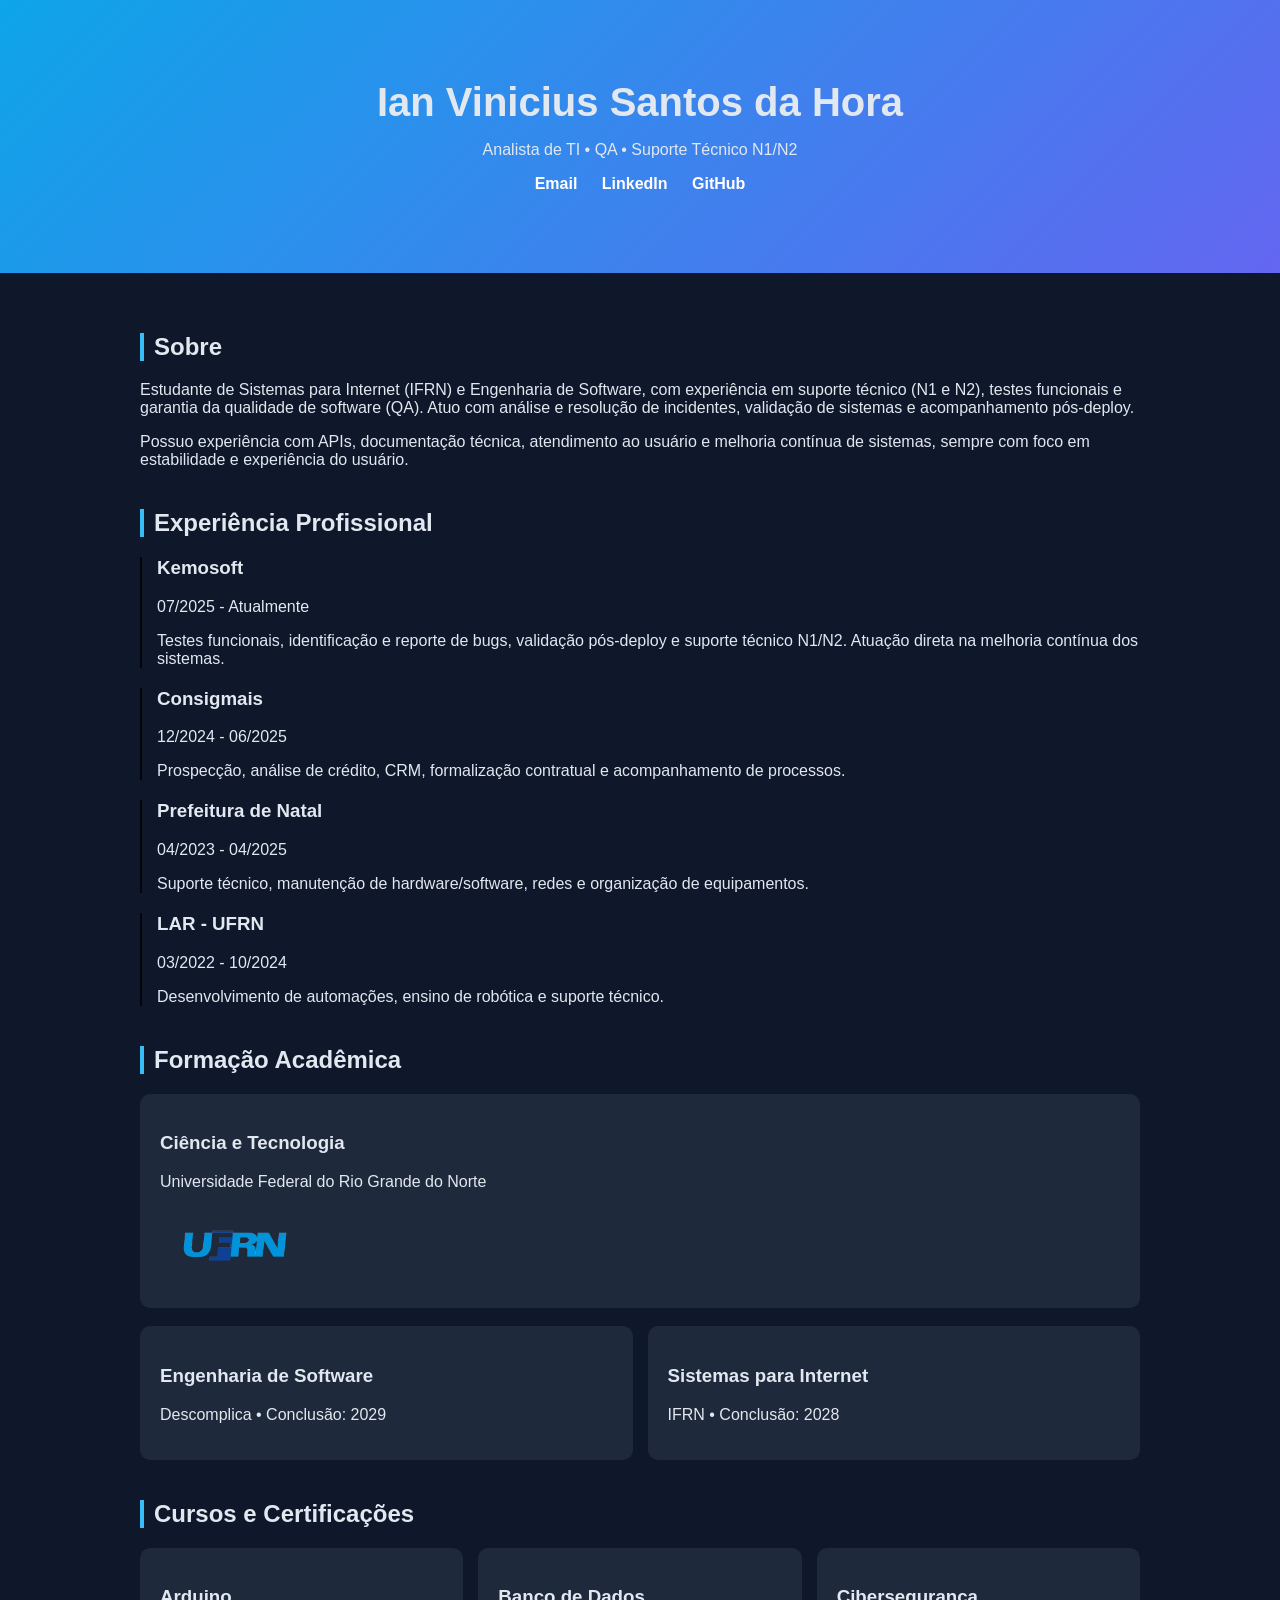
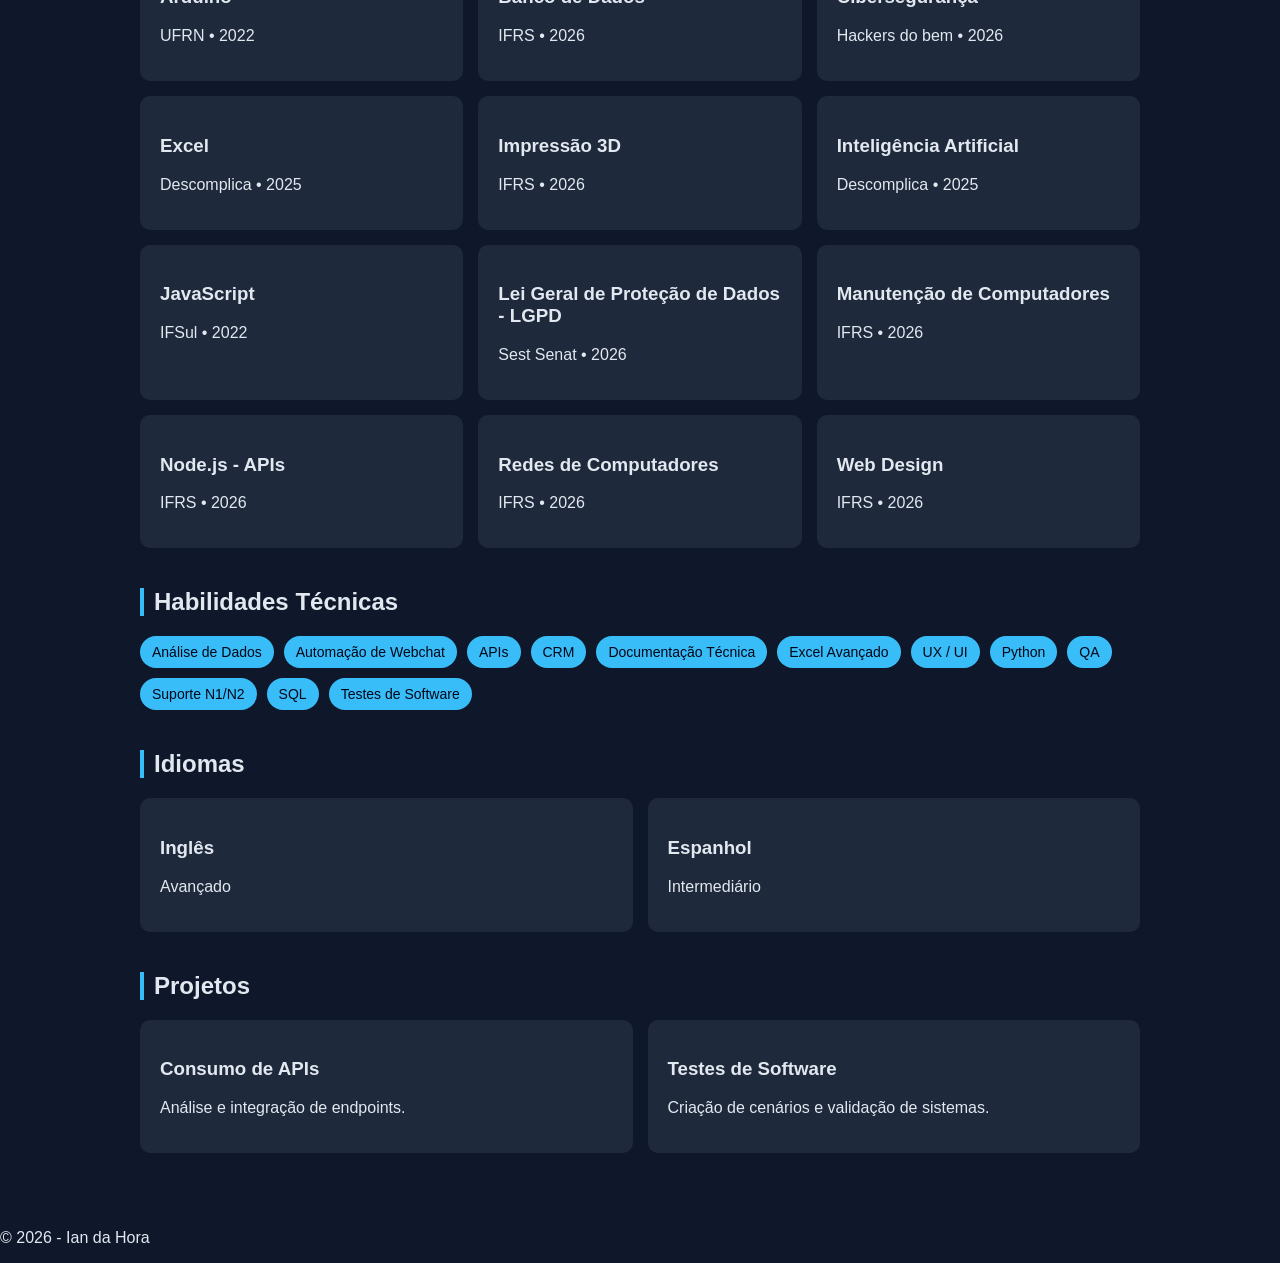
<file: index.html>
<!DOCTYPE html>
<html lang="pt-BR">
<head>
  <meta charset="UTF-8">
  <meta name="viewport" content="width=device-width, initial-scale=1.0">
  <title>Ian da Hora | Portfólio</title>
  <link rel="stylesheet" href="style.css">
</head>
<body>

<header>
  <div class="container">
    <h1>Ian Vinicius Santos da Hora</h1>
    <p>Analista de TI • QA • Suporte Técnico N1/N2</p>

    <div class="links">
      <a href="mailto:iandahora@hotmail.com">Email</a>
      <a href="https://www.linkedin.com/in/iandah0ra" target="_blank">LinkedIn</a>
      <a href="https://github.com/iandahora">GitHub</a>
    </div>
  </div>
</header>

<main class="container">

<!-- SOBRE -->
<section>
  <h2>Sobre</h2>
  <p>
    Estudante de Sistemas para Internet (IFRN) e Engenharia de Software, com experiência em suporte técnico (N1 e N2),
    testes funcionais e garantia da qualidade de software (QA). Atuo com análise e resolução de incidentes,
    validação de sistemas e acompanhamento pós-deploy.
  </p>

  <p>
    Possuo experiência com APIs, documentação técnica, atendimento ao usuário e melhoria contínua de sistemas,
    sempre com foco em estabilidade e experiência do usuário.
  </p>
</section>

<!-- EXPERIÊNCIA -->
<section>
  <h2>Experiência Profissional</h2>

  <div class="timeline">

    <div class="item">
      <h3>Kemosoft</h3>
      <span>07/2025 - Atualmente</span>
      <p>
        Testes funcionais, identificação e reporte de bugs, validação pós-deploy e suporte técnico N1/N2.
        Atuação direta na melhoria contínua dos sistemas.
      </p>
    </div>

    <div class="item">
      <h3>Consigmais</h3>
      <span>12/2024 - 06/2025</span>
      <p>
        Prospecção, análise de crédito, CRM, formalização contratual e acompanhamento de processos.
      </p>
    </div>

    <div class="item">
      <h3>Prefeitura de Natal</h3>
      <span>04/2023 - 04/2025</span>
      <p>
        Suporte técnico, manutenção de hardware/software, redes e organização de equipamentos.
      </p>
    </div>

    <div class="item">
      <h3>LAR - UFRN</h3>
      <span>03/2022 - 10/2024</span>
      <p>
        Desenvolvimento de automações, ensino de robótica e suporte técnico.
      </p>
    </div>

  </div>
</section>

<!-- FORMAÇÃO -->
<section>
  <h2>Formação Acadêmica</h2>

  <div class="card">
      <h3>Ciência e Tecnologia</h3>
      <p>Universidade Federal do Rio Grande do Norte</p>
      <img src="images/ufrn.png" class="logo">
    </div>
<br>
  <div class="grid">
    <div class="card">
      <h3>Engenharia de Software</h3>
      <p>Descomplica • Conclusão: 2029</p>
    </div>

    <div class="card">
      <h3>Sistemas para Internet</h3>
      <p>IFRN • Conclusão: 2028</p>
    </div>

  </div>
</section>

<!-- CURSOS -->
<section>
  <h2>Cursos e Certificações</h2>

  <div class="grid">

    <div class="card"><h3>Arduino</h3><p>UFRN • 2022</p></div>
    <div class="card"><h3>Banco de Dados</h3><p>IFRS • 2026</p></div>
    <div class="card"><h3>Cibersegurança</h3><p>Hackers do bem • 2026</p></div>
    <div class="card"><h3>Excel</h3><p>Descomplica • 2025</p></div>
    <div class="card"><h3>Impressão 3D</h3><p>IFRS • 2026</p></div>
    <div class="card"><h3>Inteligência Artificial</h3><p>Descomplica • 2025</p></div>
    <div class="card"><h3>JavaScript</h3><p>IFSul • 2022</p></div>
    <div class="card"><h3>Lei Geral de Proteção de Dados - LGPD</h3><p>Sest Senat • 2026</p></div>
    <div class="card"><h3>Manutenção de Computadores</h3><p>IFRS • 2026</p></div>
    <div class="card"><h3>Node.js - APIs</h3><p>IFRS • 2026</p></div>
    <div class="card"><h3>Redes de Computadores</h3><p>IFRS • 2026</p></div>
    <div class="card"><h3>Web Design</h3><p>IFRS • 2026</p></div>

  </div>
</section>

<!-- SKILLS -->
<section>
  <h2>Habilidades Técnicas</h2>

  <div class="skills">
    <span>Análise de Dados</span>
    <span>Automação de Webchat</span>
    <span>APIs</span>
    <span>CRM</span>
    <span>Documentação Técnica</span>
    <span>Excel Avançado</span>
    <span>UX / UI</span>
    <span>Python</span>
    <span>QA</span>
    <span>Suporte N1/N2</span>
    <span>SQL</span>
    <span>Testes de Software</span>
  </div>
</section>

<!-- IDIOMAS -->
<section>
  <h2>Idiomas</h2>

  <div class="grid">
    <div class="card"><h3>Inglês</h3><p>Avançado</p></div>
    <div class="card"><h3>Espanhol</h3><p>Intermediário</p></div>
  </div>
</section>

<!-- PORTFÓLIO -->
<section>
  <h2>Projetos</h2>

  <div class="grid">
    <div class="card">
      <h3>Consumo de APIs</h3>
      <p>Análise e integração de endpoints.</p>
    </div>

    <div class="card">
      <h3>Testes de Software</h3>
      <p>Criação de cenários e validação de sistemas.</p>
    </div>
  </div>
</section>

</main>

<footer>
  <p>© 2026 - Ian da Hora</p>
</footer>

</body>
</html>
</file>
<file: style.css>
body {
  margin: 0;
  font-family: 'Segoe UI', sans-serif;
  background: #0f172a;
  color: #e2e8f0;
}

.container {
  max-width: 1000px;
  margin: auto;
  padding: 20px;
  align-items: center;
  display: flexbox;
}

header {
  background: linear-gradient(135deg, #0ea5e9, #6366f1);
  text-align: center;
  padding: 60px 20px;
}

header h1 {
  margin: 0;
  font-size: 2.5rem;
}

.links a {
  margin: 10px;
  color: white;
  text-decoration: none;
  font-weight: bold;
}

section {
  margin: 40px 0;
}

h2 {
  border-left: 4px solid #38bdf8;
  padding-left: 10px;
}

.grid {
  display: grid;
  grid-template-columns: repeat(auto-fit, minmax(250px, 1fr));
  gap: 15px;
}

.card {
  background: #1e293b;
  padding: 20px;
  border-radius: 10px;
  transition: 0.3s;
}

.card:hover {
  transform: translateY(-5px);
}

.logo {
  width: 150px;
  height: auto;
  
}

.timeline .item {
  border-left: 2px solid #040505;
  padding-left: 15px;
  margin-bottom: 20px;
}

.skills {
  display: flex;
  flex-wrap: wrap;
  gap: 10px;
}

.skills span {
  background: #38bdf8;
  color: #020617;
  padding: 8px 12px;
  border-radius: 20px;
  font-size: 14px;
}

.skills span:hover{
  transform: translateY(-10px);
}
</file>
